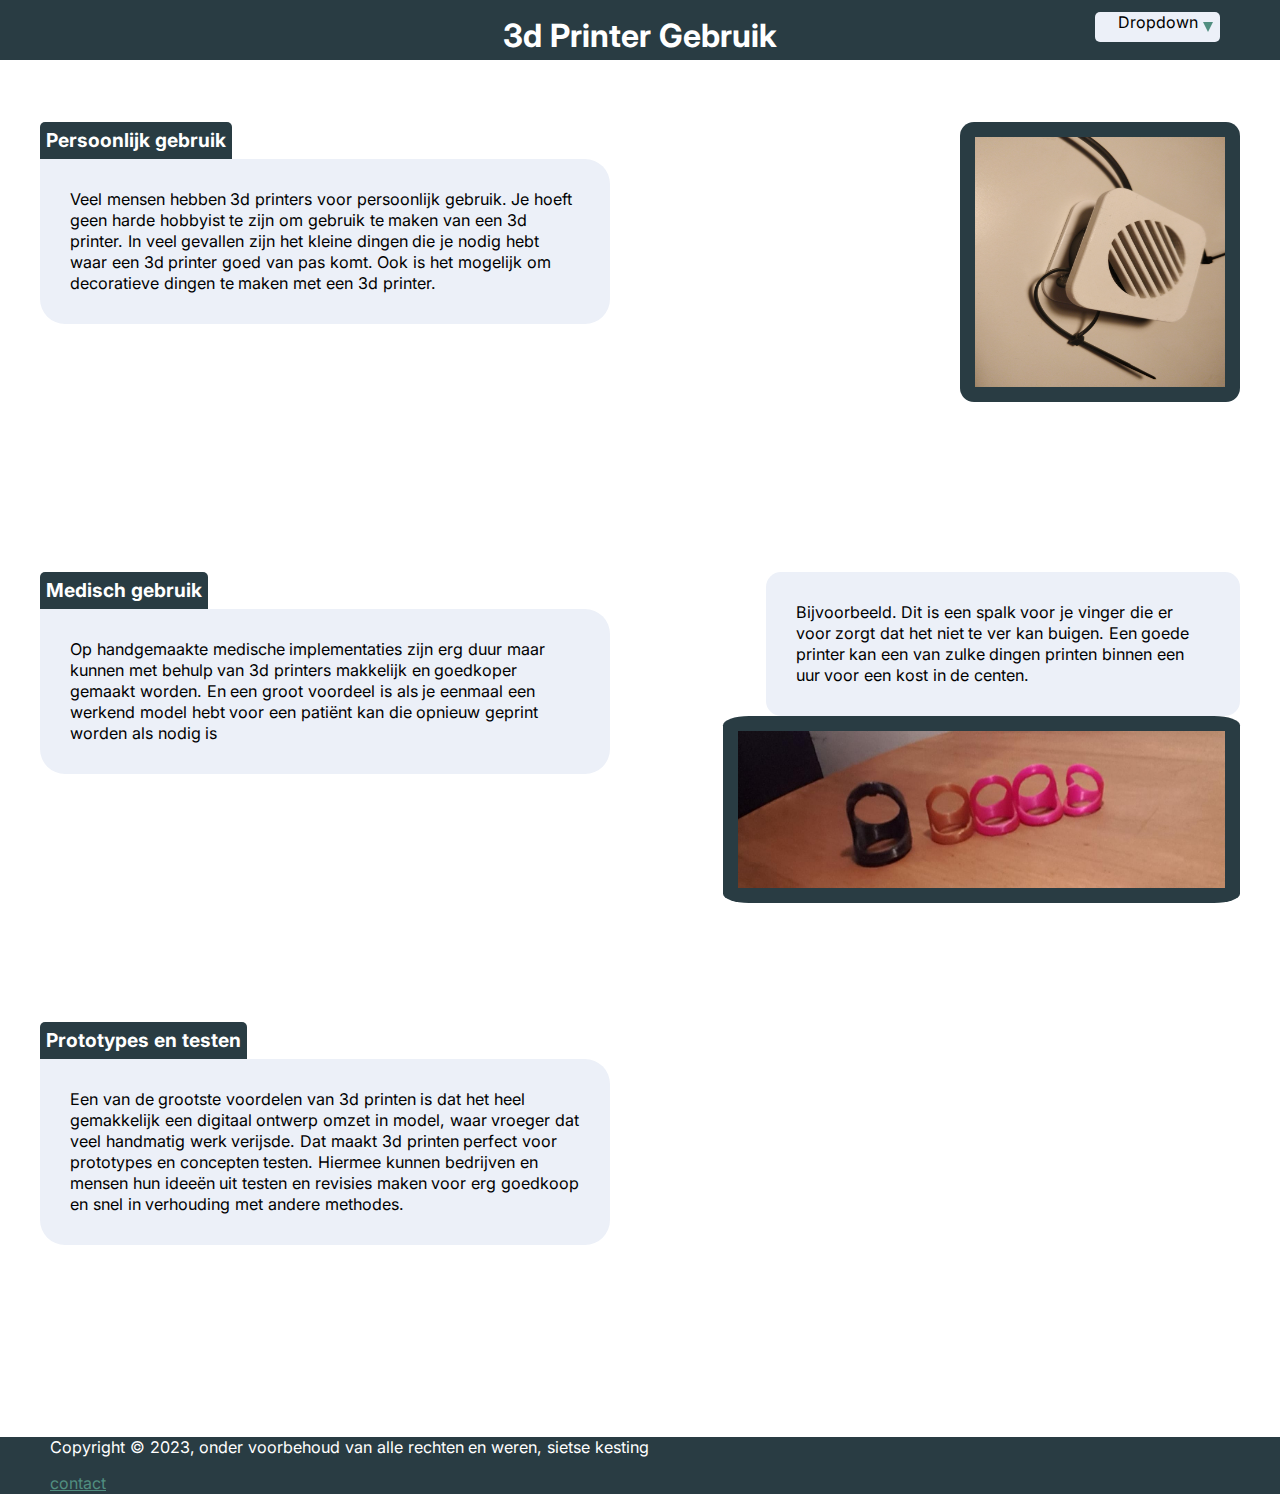
<file: assignment2324/3dPrinterGebruik.HTML>
<!DOCTYPE html>
<html>

<head>
    <meta charset="UTF-8">
    <meta name="viewport" content="width=device-width,initial-scale=1">
    <meta name="author" content="sietse kesting">
    <link rel="stylesheet" type="text/css" href="css/Style.css">
    <link rel="icon" type="image/x-icon" href="IMG/vector/FaficoV4.svg">
    <link href="https://fonts.googleapis.com/css2?family=Inter&display=swap" rel="stylesheet">
    <title>3d Printer Gebruik</title>
</head>

<body>
    <header>
        <h1>3d Printer Gebruik</h1>
        <nav>
            <section class="dropdown">
                <menu>dropdown</menu>
                <span id="arrow"></span>
                <section>
                <a href="index.html">homepagina</a>
                <a href="SoortenPrinters.HTML">soorten printers</a>
                <a href="modelTotObject.HTML">model tot object</a>
                <a href="modellenWebsites.HTML">modellen Websites</a>
            </section>
            </section>
        </nav>
    </header>
    <main class="mainContainer" id="main3Dprintergebruik">
        <section>
            <article>
                <h2>Persoonlijk gebruik</h2>
                <section>
                    <p>
                        Veel mensen hebben 3d printers voor persoonlijk gebruik. Je hoeft geen harde hobbyist te zijn om
                        gebruik te maken van
                        een 3d printer.
                        In veel gevallen zijn het kleine dingen die je nodig hebt waar een 3d printer goed van pas komt.
                        Ook is het mogelijk om
                        decoratieve dingen te maken met een 3d printer.
                    </p>
                </section>
            </article>
            <figure>
                <img src="IMG/fancase.jpg" title="fancase" alt="foto van geprinte fan case">
            </figure>
        </section>
        <section>
            <article>
                <h2>Medisch gebruik</h2>
                <section>
                    <p>
                        Op handgemaakte medische implementaties zijn erg duur maar kunnen met behulp van 3d printers
                        makkelijk en goedkoper gemaakt worden.

                        En een groot voordeel is als je eenmaal een werkend model hebt voor een patiënt kan die opnieuw
                        geprint worden als nodig is
                    </p>
                </section>
            </article>
            <aside>
                <section>
                <P>
                Bijvoorbeeld. Dit is een spalk voor je vinger die er voor zorgt dat het niet te ver kan buigen.
                Een goede printer kan een van zulke dingen printen binnen een uur voor een kost in de centen.
                </P>

            </section>
            <figure  id="swanneck">
                <img src="IMG/swanneck.png" title="swanneck" alt="foto van geprinte finger spalken">
            </figure>
            </aside>

        </section>
        <section>
            <article>
                <h2>Prototypes en testen</h2>
                <section>
                    <p>
                        Een van de grootste voordelen van 3d printen is dat het heel gemakkelijk een digitaal ontwerp
                        omzet in model, waar vroeger dat veel handmatig werk verijsde.

                        Dat maakt 3d printen perfect voor prototypes en concepten testen.
                        Hiermee kunnen bedrijven en mensen hun ideeën uit testen en revisies maken voor erg goedkoop en
                        snel in verhouding met andere methodes.
                    </p>
                </section>
            </article>
        </section>
    </main>
    <footer>
        <p>Copyright &copy 2023, onder voorbehoud van alle rechten en weren, sietse kesting</p>
        <a href="contactPagina.HTML">contact</a>
    </footer>
</body>

</html>
</file>
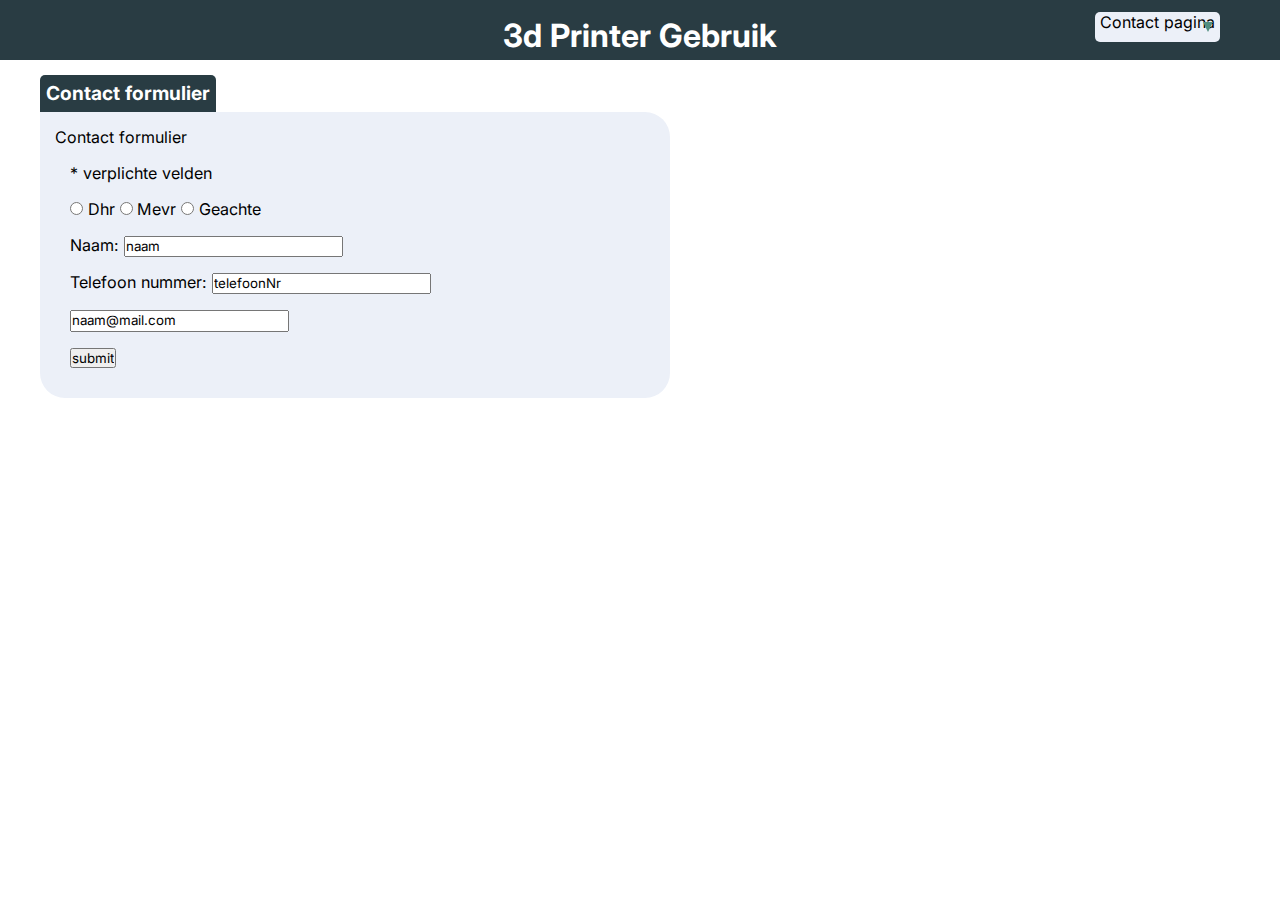
<file: assignment2324/contactPagina.HTML>
<!DOCTYPE html>
<html>

<head>
    <meta charset="UTF-8">
    <meta name="viewport" content="width=device-width,initial-scale=1">
    <meta name="author" content="sietse kesting">
    <link rel="stylesheet" type="text/css" href="css/Style.css">
    <link rel="icon" type="image/x-icon" href="IMG/vector/FaficoV4.svg">
    <link href="https://fonts.googleapis.com/css2?family=Inter&display=swap" rel="stylesheet">
    <title>contact formulier</title>
</head>
<body>
    <header>
        <h1>3d Printer Gebruik</h1>
        <nav>
            <section class="dropdown">
                <menu>Contact pagina</menu>
                <span id="arrow"></span>
                <section>
                <a href="index.html">Homepage</a>    
                <a href="3dPrinterGebruik.HTML">3d printer gebruik</a>
                <a href="SoortenPrinters.HTML">soorten printers</a>
                <a href="modelTotObject.HTML">model tot object</a>
                <a href="modellenWebsites.HTML">modellen Websites</a>
            </section>
            </section>
        </nav>
    </header>
<main class="mainContainer" id="maincontact">
    <section>
        <article>
            <h2>Contact formulier</h2>
            <section>
                <form method="post">
                    <legend>contact formulier</legend>
                    <p>
                        * verplichte velden
                    </p>
                    <p>
                    <input type="radio" name="Dhr_aanhef" value="Dhr">
                    <label for="aanhef1">Dhr</label>
                    <input type="radio" name="Mevr_aanhef" value="Mevr">
                    <label for="aanhef2">Mevr</label>
                    <input type="radio" name="Geachte_aanhef" value="Geachte">
                    <label for="aanhef3">Geachte</label>
                    </p>
                    <p>
                        <label for="naam">naam:</label>
                        <input type="text" value="naam" name="naam">
                    </p>
                    <p>
                        <label for="telefoonNR">telefoon nummer:</label>
                        <input type="text" value="telefoonNr" name="telefoonNr">
                    </p>
                    <p>
                    <input type="email" value="naam@mail.com">
                    </p>
                    <p>
                    <input type="submit" value="submit">
                    </p>
                </form>
            </section>
        </article>
    </section>
</main>
</body>
</html>
</file>
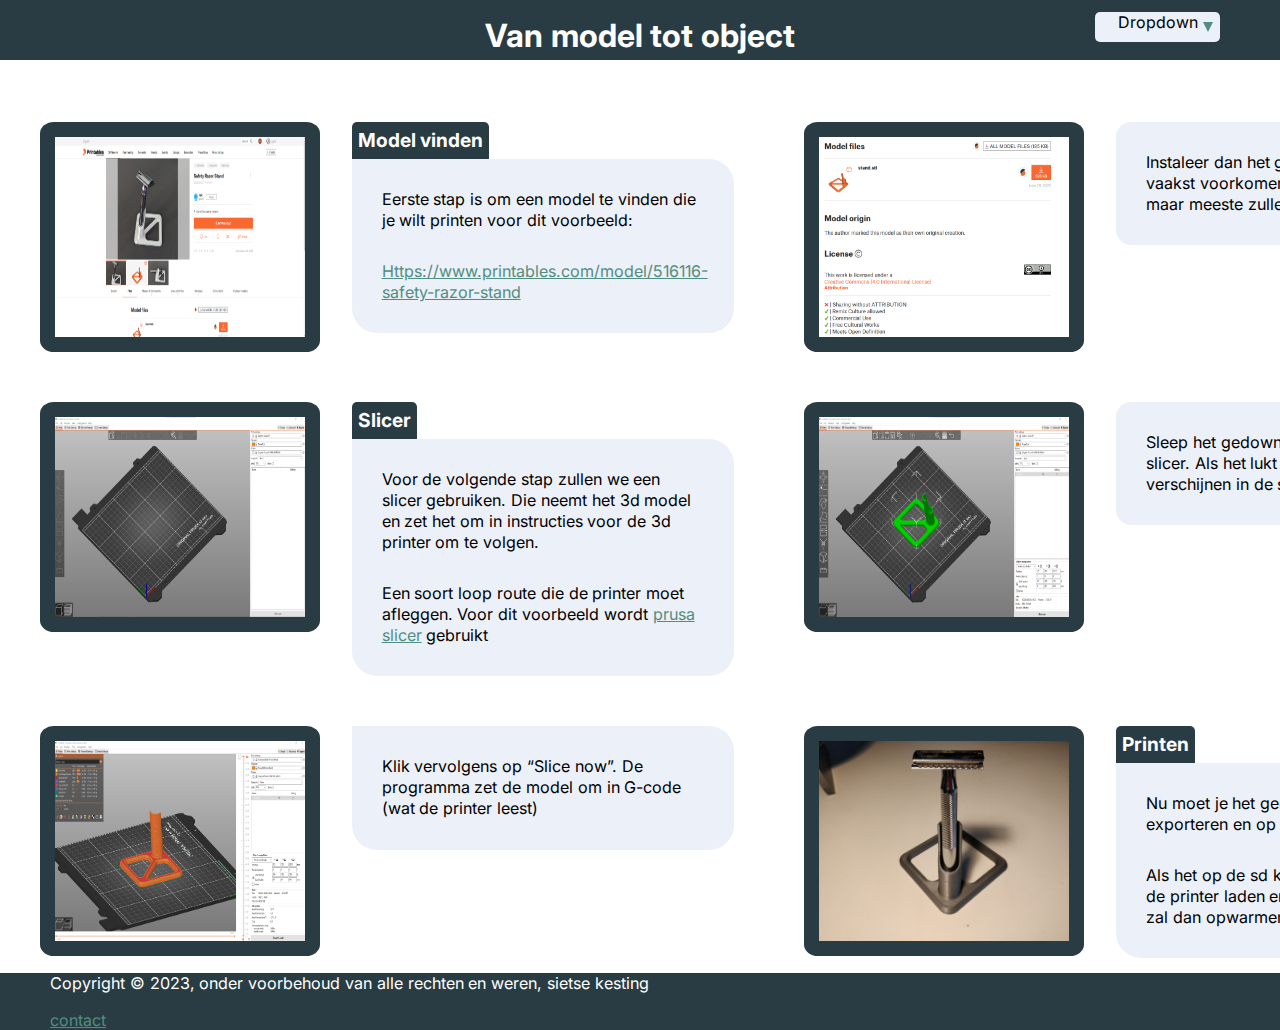
<file: assignment2324/modelTotObject.HTML>
<!DOCTYPE html>
<html>

<head>
    <meta charset="UTF-8">
    <meta name="viewport" content="width=device-width,initial-scale=1">
    <meta name="author" content="sietse kesting">
    <link rel="stylesheet" type="text/css" href="css/Style.css">
    <link rel="icon" type="image/x-icon" href="IMG/vector/FaficoV4.svg">
    <link href="https://fonts.googleapis.com/css2?family=Inter&display=swap" rel="stylesheet">
    <title>model tot object</title>
</head>

<body>
    <header>
        <h1>Van model tot object</h1>
        <nav>
            <section class="dropdown">
                <menu>dropdown</menu>
                <span id="arrow"></span>
                <section>
                    <a href="index.html">homepagina</a>
                    <a href="3dPrinterGebruik.HTML">3d printer gebruik</a>
                    <a href="SoortenPrinters.HTML">soorten printers</a>
                    <a href="modellenWebsites.HTML">modellen Websites</a>
                </section>
            </section>
        </nav>
    </header>
    <main class="mainContainer" id="mainModelTotObject">
        <section>
            <figure>
                <img src="IMG/Slicer/modelpagina.png" alt="model pagina" title="modelpagina"/>
            </figure>
            <article>
                <h2>Model vinden</h2>
                <section>
                    <p>
                        Eerste stap is om een model te vinden die je wilt printen
                        voor dit voorbeeld:
                    </p>
                    <p>
                        <a
                            href="https://www.printables.com/model/516116-safety-razor-stand">https://www.printables.com/model/516116-safety-razor-stand</a>
                    </p>
                </section>
            </article>

            <figure>
                <img src="IMG/Slicer/modeldownload.png" alt="model download" title="modeldownload"/>
            </figure>
            <aside>
                <section>
                    <p>
                        instaleer dan het gekozen model.

                        Het vaakst voorkomende betand type is
                        STL maar meeste zullen werken
                    </p>
                </section>
            </aside>
        </section>
        <section>
            <figure>
                <img src="IMG/Slicer/slicer.png" title="slicer" alt="foto van pruca slicer" />
            </figure>
            <article>
                <h2>Slicer</h2>
                <section>
                    <p>
                        Voor de volgende stap zullen we een slicer gebruiken. Die neemt het 3d model en zet het om in
                        instructies voor de 3d printer om te volgen.
                    </p>
                    <p>
                        een soort loop route die de printer moet afleggen.
                        Voor dit voorbeeld wordt <a href="https://www.prusa3d.com/page/prusaslicer_424/">prusa
                            slicer</a> gebruikt
                    </p>
                </section>
            </article>

            <figure>
                <img src="IMG/Slicer/slicerloaded.png" title="loaded model" alt="foto van gezkozen model geladen in slicer"/>
            </figure>
            <aside>
                <section>
                    <p>
                        Sleep het gedownloade bestand in de slicer. Als het lukt zal het model verschijnen in de slicer
                    </p>
                </section>
            </aside>
        </section>
        <section>
            <figure>
                <img src="IMG/Slicer/modelsliced.png" title="sliced model" alt="foto van het model gesliced door de programma"/>
            </figure>
            <article>
                <section>
                    <p>
                        Klik vervolgens op “Slice now”.
                        De programma zet de model om in G-code (wat de printer leest)
                    </p>

                </section>
            </article>

            <figure>
                <img src="IMG/razorStand.jpg" title="razor stand" alt="Foto van geprinten object"/>
            </figure>
            <article>
                <h2>Printen</h2>
                <section>
                    <p>
                        Nu moet je het gemaakte bestand exporteren en op een SD kaart zetten
                    </p>
                    <p>
                        als het op de sd kaart staat kan je het in de printer laden en aan klikken. de printer zal dan
                        opwarmen en starten.
                    </p>
                </section>
            </article>
        </section>
    </main>
    <footer>
        <p>Copyright &copy 2023, onder voorbehoud van alle rechten en weren, sietse kesting</p>
        <a href="contactPagina.html">contact</a>
    </footer>
</body>
</file>
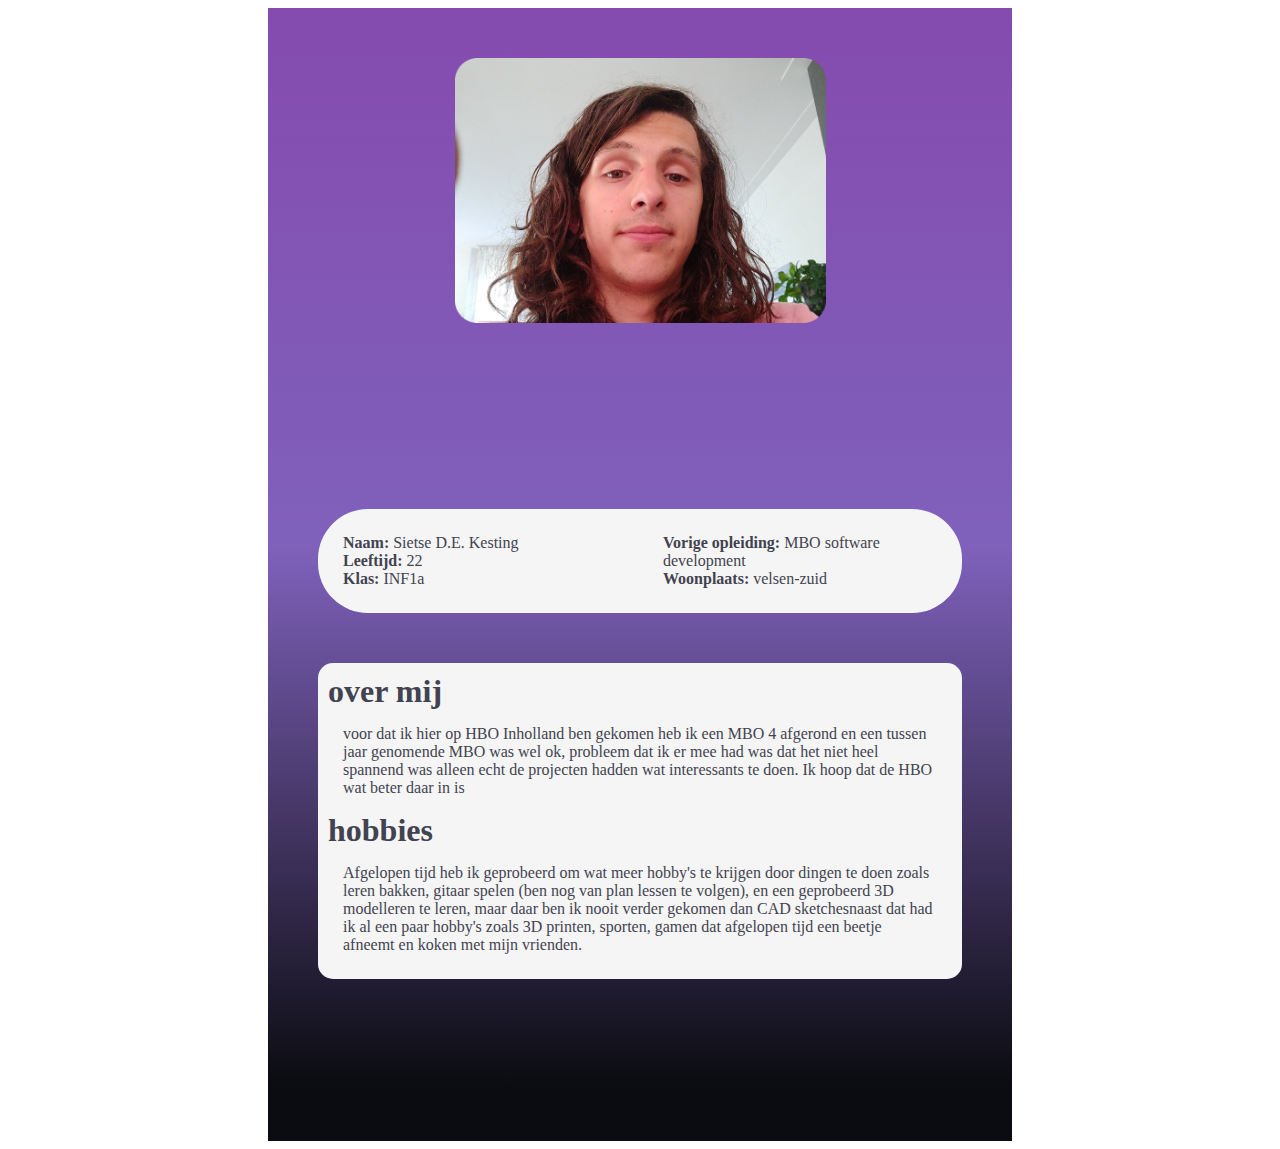
<file: Aboutme/HTML/aboutme.html>
<!DOCTYPE html>
<html>
  <head>
    <meta charset="UTF-8">
    <meta name="viewport" content="width=device-width,initial-scale=1">
    <link rel="stylesheet"  href="../CSS/Stylesheet.css" >
    <title>about me</title>
  </head>
  <body>
    <header>
        <img src="foto.png" alt="geweldige foto van mij, gebruik je verbeelding">
    </header>
    <main>
    <article class="collum">
        <p>
            <b>Naam:</b> Sietse D.E. Kesting
            <br/>
            <b>Leeftijd:</b> 22
            <br/>
            <b>Klas:</b> INF1a
        </P><P>
            <b>Vorige opleiding:</b> MBO software development
            <br/>
            <b>Woonplaats:</b> velsen-zuid
        </p>
    </article>
    <article style="border-radius: 15px;">
        <h1>over mij</h1>
        <p>
            voor dat ik hier op HBO Inholland ben gekomen heb ik een MBO 4 afgerond en een tussen jaar genomende MBO was wel ok, 
            probleem dat ik er mee had was dat het niet heel spannend was alleen echt de projecten hadden wat interessants te doen. 
            Ik hoop dat de HBO wat beter daar in is
        </P>

        <h1>hobbies</h1>
        <p>
            Afgelopen tijd heb ik geprobeerd om wat meer hobby's te krijgen door dingen te doen zoals leren bakken, 
            gitaar spelen (ben nog van plan lessen te volgen), 
            en een geprobeerd 3D modelleren te leren, maar daar ben ik nooit verder gekomen dan CAD sketchesnaast dat had ik al een paar hobby's zoals 3D printen, 
            sporten, gamen dat afgelopen tijd een beetje afneemt en koken met mijn vrienden.

        </p>
    </article>
    </main>
  </body>
</html>
</file>
<file: assignment2324/css/Style.css>
* {
    --accent: #293c43;
    --highlight: #518e80;
    --primary: #ECF0F8;
    --background: #ffffff;


    margin: 0px;
    padding: 0px;

    font-family: inter;


    word-spacing: 0.05rem;
    line-height: 1.3em;
    text-indent: 1;
    letter-spacing: 1;
}
*:first-letter{
    text-transform: uppercase;
}


p,ul,ol {
    font-size: 1.01em;
    margin: 15px;
}

header {
    background-color: var(--accent);
    height: 60px;
}

nav {
    float: right;
}
a:link{
    color: var(--highlight);
}
a:visited{
    color: #293c43;
}
a:hover{
    font-style: italic;
}
h1 {
    width: fit-content;
    margin: auto;

    padding: 15px;

    color: var(--background)
}



h2 {
    font-size: 1.2em;
}

figure {
    background-color: var(--accent);
    padding: 15px;
    border-radius: 5%;
}

img {
    /* inherit sizing from parent element  */
    max-width: inherit;
    max-height: inherit;
    height: inherit;
    width: inherit;

}

ol,
li {
    width: fit-content;
    height: fit-content;

}
ol,li:nth-child(even){
    background-color: #cff;
}
ol,li:nth-child(odd){
    background-color: #fff;
}

footer{
    

    background-color: var(--accent);
    height: 8%;
    min-width: inherit;
    padding: 0px 50px 0px;
    >p{
        margin: 15px 0px 15px;
        color: #ffffff;
    }
    >a:visited{color: #ffffff;}
    
}
#arrow{
    position: relative;
    bottom: 10px;
    left: 86%;

    border-style: solid;
    border-color: transparent;
    
    border-width: 5px;
    border-top: 10px solid var(--highlight);

}
#icon {
    height: 300px;
    width: 300px;
    background-color: white;
}

#welkomArticle {
    border-radius: 25px;
}


.dropdown {
    width: 125px;

    margin: auto;
    border-radius: 5px;
    z-index: 9999;
    position: relative;
    bottom: 60px;
    right: 60px;

    >menu {
        background-color: var(--primary);
        border-radius: 5px;

        height: 30px;


        text-align: center;
    }

    >section {
        background-color: var(--primary);
        border-radius: 5px;
    }

    >section>a {
        display: none;
        margin: 6px auto 5px auto;
        padding: 3px;

        text-align: center;

        background-color: var(--primary);
        border-bottom-style: solid;
        border-radius: 5px;
        border-color: var(--highlight);
    }
}

.dropdown:hover a {
    display: block;
}
.dropdown:hover #arrow{
    border-bottom: 10px solid var(--highlight);
    border-top: transparent;
    bottom: 40px;
}


.video {
    background-color: #ffffff;
    height: 250px;
    width: 500px;
    float: right;
    margin: auto;

    >img {
        border-radius: 25px;
    }

}

/* universal atributes for each main container */
.mainContainer {
    margin: 15px auto 0px;
    width: 1200px;
    row-gap: 50px;

    >section {
        column-gap: 25px;

        >article,aside {
            >section {
                background-color: var(--primary);
                padding: 15px;
                border-radius: 0px 25px 25px 25px;
                width: 100%;
                float: left;
            }

            >h2 {
                background-color: #293c43;
                color: var(--background);
                border-radius: 5px 5px 0px 0px;
                padding: 6px;
                width: fit-content;

            }
        }
    }
}

/* PC */
@media (min-width: 769px) {

    #mainHomepagina {
        display: grid;
        grid-template-rows: auto auto auto auto;

        >section {
            display: grid;
            grid-template-columns: auto auto;
            gap: 100px;

            >article {
                max-width: 750px;

                >section>p {
                    float: left;
                    clear: both;
                }
            }
        }
    }
    #mainSoortenPrinters {
        display: grid;
        grid-template-rows: auto auto auto;

        >section {
            display: grid;
            grid-template-columns: auto auto auto;


            >figure {
                width: 250px;
                height: 250px;
            }

            >article>section>p {
                float: left;
                width: 40%;

            }
        }
    }
    #main3Dprintergebruik {
        display: grid;
        grid-template-rows: auto auto auto;

        >section {
            display: grid;
            grid-template-columns: 45% auto;
            height: 400px;

            figure {
                width: 250px;
                height: 250px;
                margin-left: auto;
                float: right;
            }
            >aside{
                >#swanneck  {
                    width: 487px;
                    height: 157px;
                }
            
            >section{
                border-radius: 15px;
                float: right;
                width: 70%;
            }
        }
        }
        


        >article>section>p {
            float: left;
        }
    }
    #mainModelTotObject{
        display: grid;
        grid-template-rows: auto auto auto;

        >section {
            display: grid;
            grid-template-columns: 15% 25% 15% 25%;
            grid-gap: 100px;

            >figure{
                width: 250px;
                height: 200px;
            }
            >article {
                width: 100%;

                >section>p {
                    float: left;
                    clear: both;
                }
            }
            >aside>section{
                border-radius: 15px;
                
            }
        }
    }
    #mainModellenWebsites{
        display: grid;
        grid-template-rows: auto auto auto auto auto;

        >section {
            display: grid;
            grid-template-columns: 30% 30% 35%;
            gap: 100px;


            >figure {
                width: 300px;
                height: 250px;
            }

        }
    }

    #maincontact{
        >section{
            width: 50%;
        }
    }


}
/* phone */
@media (max-width: 768px) {
    #swanneck{
        width: 100%;
        height: auto;
    }
    .dropdown > section> a {
        display: block;
    }
    .dropdown >section> a{
        border-bottom: 10px solid var(--highlight);
        border-top: transparent;
        bottom: 40px;
    }
    .mainContainer {

        width: 600px;

        >section {
            display: grid;
            grid-template-rows: auto auto;
            row-gap: 5px;
            margin: 10px 0px 10 px;

            >figure {
                grid-row: 1;
                width: 80%;
                height: auto;
                margin: auto;
            }
        }
    }
}
</file>
<file: Aboutme/CSS/Stylesheet.css>
html{

    margin: auto;
    grid-template-columns: auto;
    background-color: white;
}
body{
    width: 744px;
    height: 1133px;
    margin-left: auto;
    margin-right: auto;

    background-color: #834BAF;
    background-image: linear-gradient(to bottom,#854BAF,#7f61BB ,#0B0C11 95%);

}
article{
    background-color: whitesmoke;
    color: #424350;
    padding: 10px;
    margin: 50px;
    border-radius: 50px;
    

}
main{
    margin-top: 25%;
}
img{
    padding-top: 50px;
    display: block;
    margin: auto;
    width: 50%;
}
.collum{
    columns: 2;
}
h1{
    padding: 0px;
    margin: 0px;
}
p{
   padding: 15px;
   margin: auto;
}
</file>
